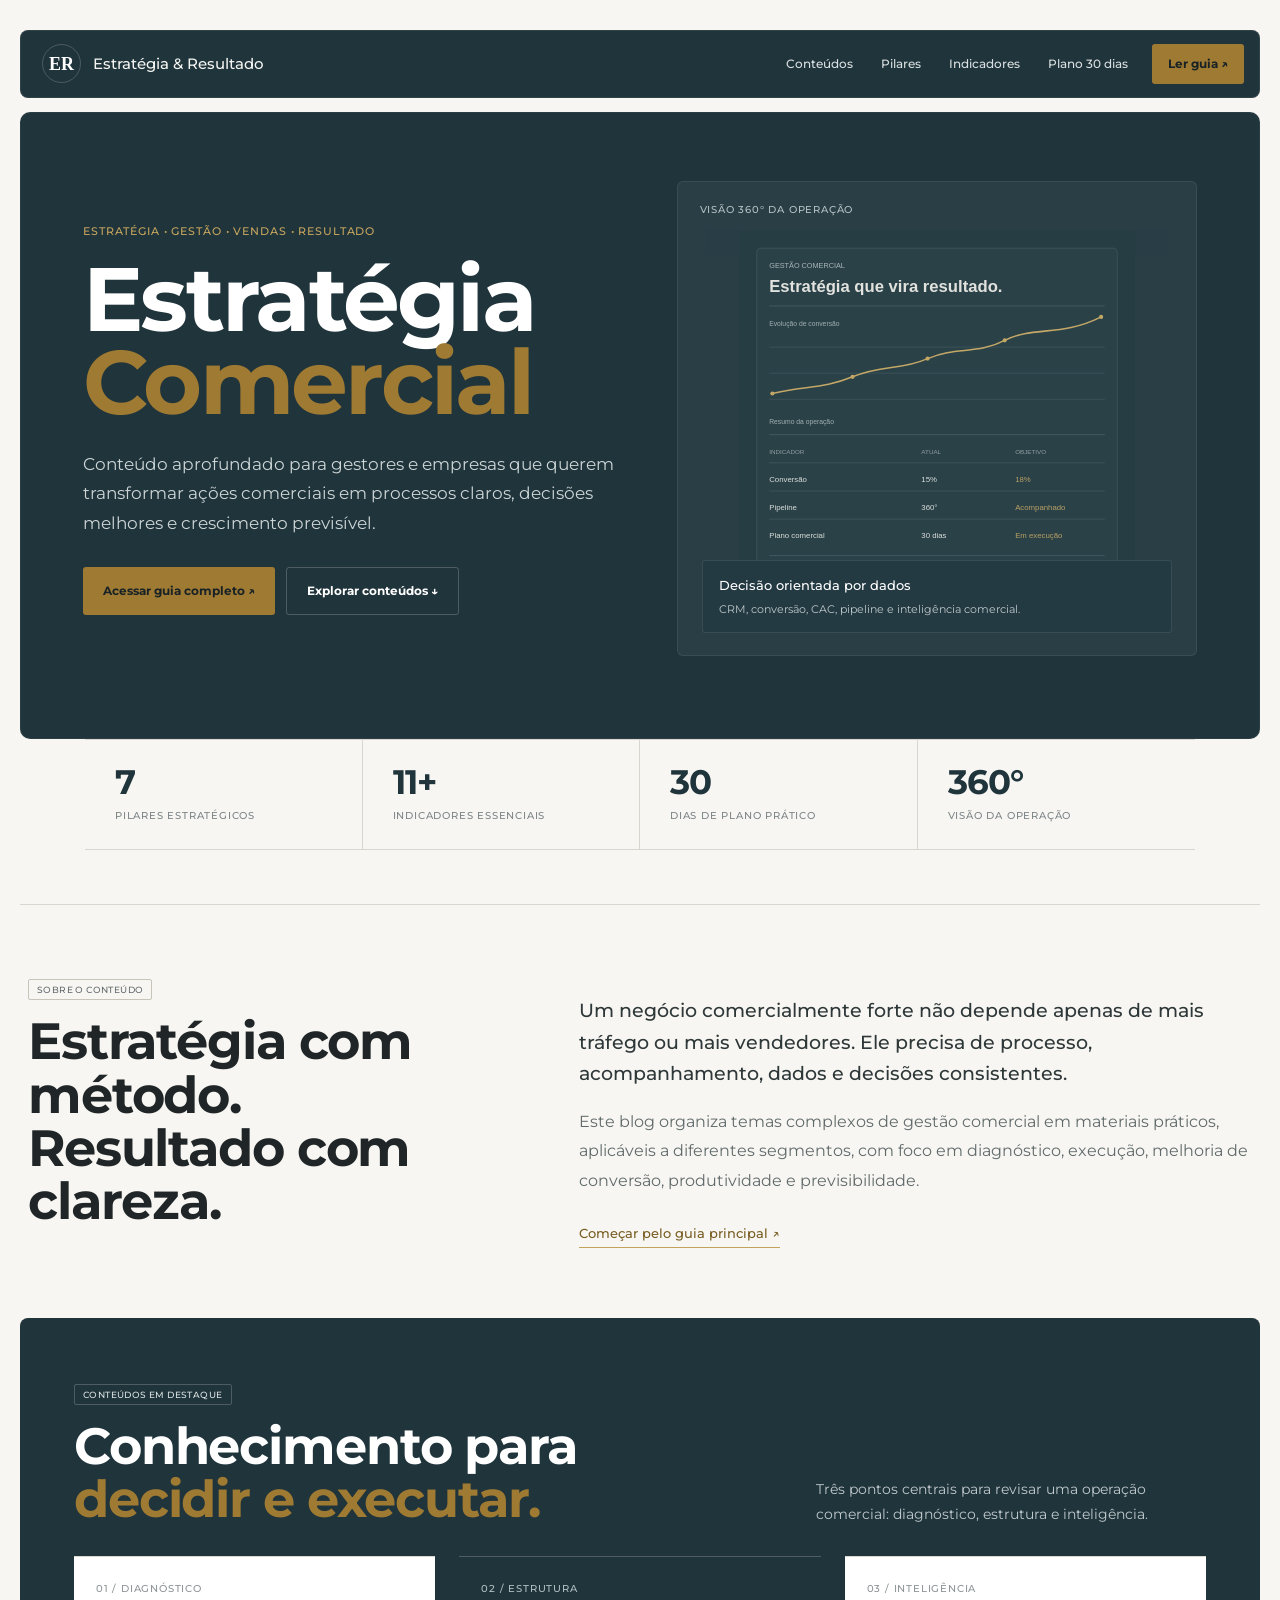
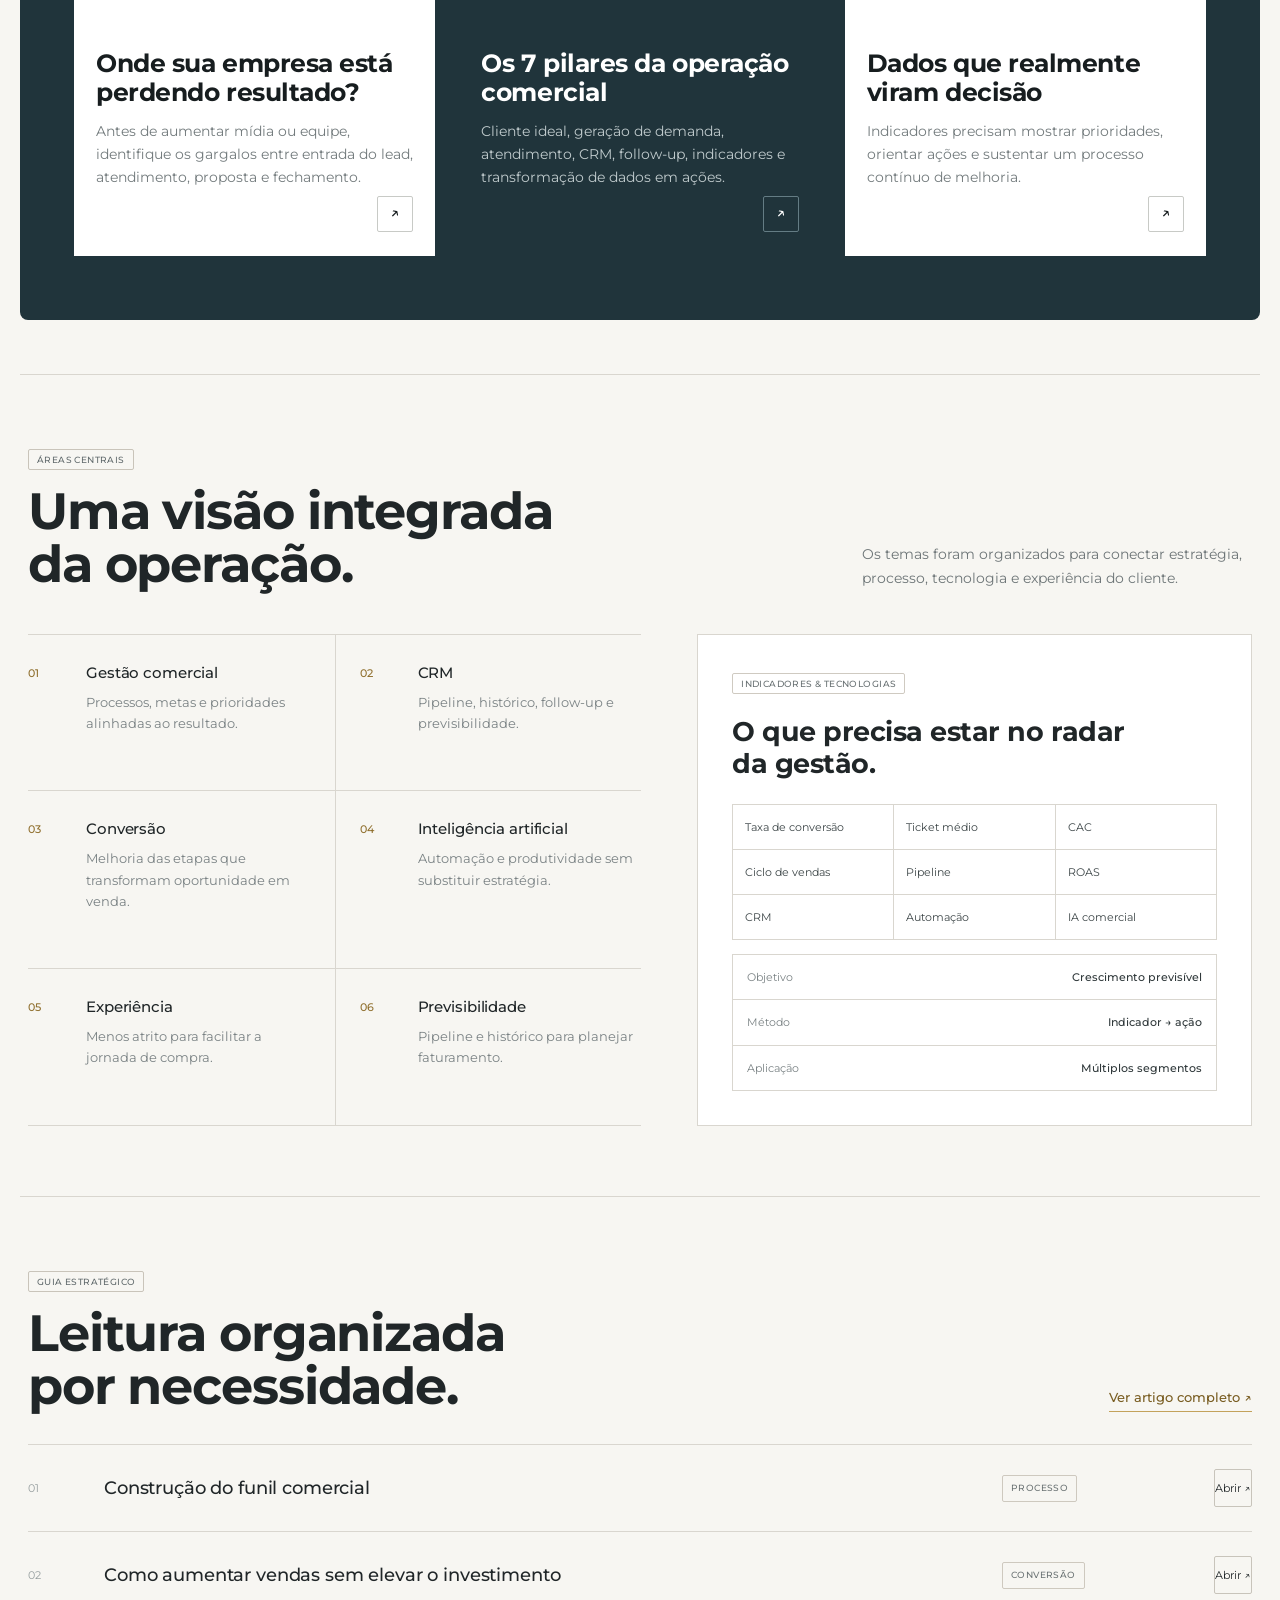
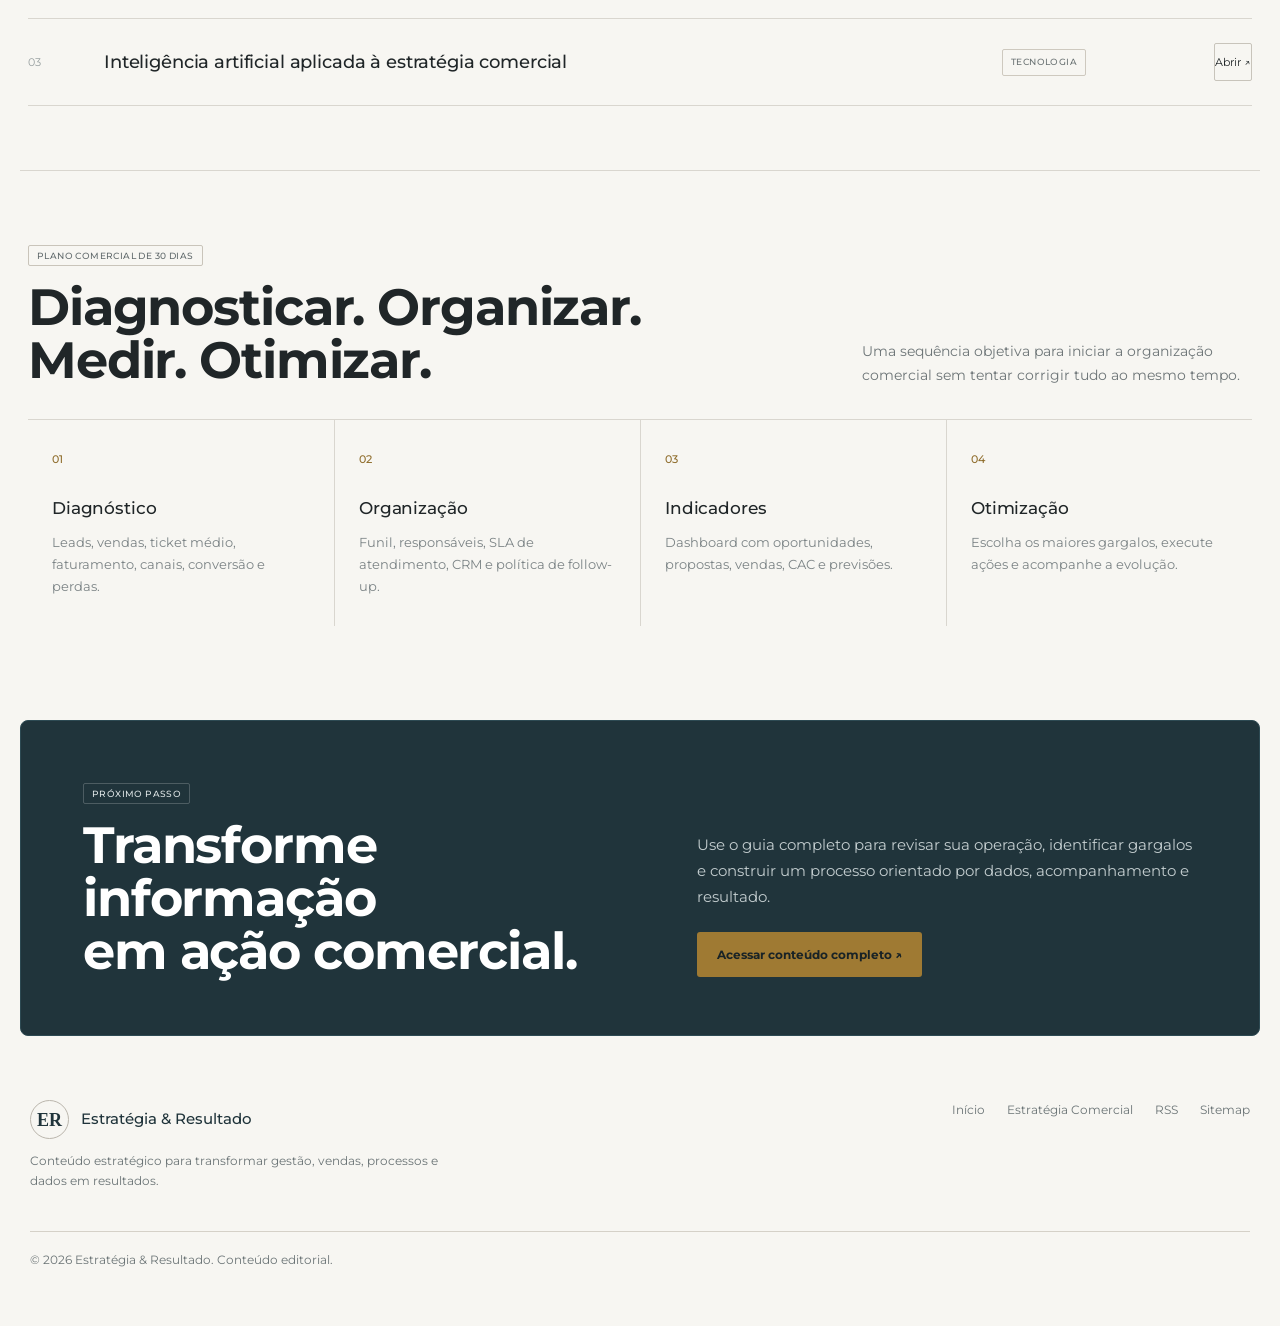
<file: index.html>
<!doctype html><html lang="pt-BR"><head><meta charset="utf-8"><meta name="viewport" content="width=device-width,initial-scale=1"><title>Estratégia Comercial | Gestão, Vendas, CRM e Resultados</title><meta name="description" content="Conteúdo estratégico sobre gestão comercial, vendas, CRM, indicadores, funil, inteligência artificial e crescimento previsível para empresas de todos os segmentos."><meta name="robots" content="index,follow,max-image-preview:large"><meta name="theme-color" content="#10242c"><link rel="canonical" href="https://SEU-DOMINIO.com.br/"><link rel="icon" href="assets/favicon.svg" type="image/svg+xml"><link rel="alternate" type="application/rss+xml" title="Estratégia & Resultado" href="feed.xml"><meta property="og:type" content="website"><meta property="og:locale" content="pt_BR"><meta property="og:title" content="Estratégia Comercial | Gestão, Vendas, CRM e Resultados"><meta property="og:description" content="Estratégia comercial aplicada a resultados previsíveis: gestão, CRM, vendas, indicadores e IA."><meta property="og:url" content="https://SEU-DOMINIO.com.br/"><meta property="og:image" content="https://SEU-DOMINIO.com.br/assets/og-estrategia-comercial.png"><meta name="twitter:card" content="summary_large_image"><link rel="stylesheet" href="styles.css"><script type="application/ld+json">{"@context":"https://schema.org","@type":"WebSite","name":"Estratégia & Resultado","url":"https://SEU-DOMINIO.com.br/","inLanguage":"pt-BR"}</script></head><body><a class="skip-link" href="#principal">Pular para o conteúdo</a><header class="site-header"><a class="brand" href="index.html" aria-label="Estratégia & Resultado"><span class="brand-mark">ER</span><span class="brand-text">Estratégia & Resultado</span></a><button class="menu-toggle" aria-label="Abrir menu" aria-expanded="false">☰</button><nav class="top-nav" aria-label="Principal"><a href="#conteudos">Conteúdos</a><a href="#pilares">Pilares</a><a href="#indicadores">Indicadores</a><a href="#plano">Plano 30 dias</a><a class="nav-cta" href="estrategia-comercial-aumentar-vendas-resultados.html">Ler guia ↗</a></nav></header><main id="principal"><section class="hero"><div class="hero-copy-wrap"><div class="eyebrow gold">Estratégia • Gestão • Vendas • Resultado</div><h1 class="display-title">Estratégia<br><span>Comercial</span></h1><p class="hero-copy">Conteúdo aprofundado para gestores e empresas que querem transformar ações comerciais em processos claros, decisões melhores e crescimento previsível.</p><div class="actions"><a class="button-primary" href="estrategia-comercial-aumentar-vendas-resultados.html">Acessar guia completo ↗</a><a class="button-secondary" href="#conteudos">Explorar conteúdos ↓</a></div></div><div class="hero-visual"><div class="visual-label">VISÃO 360° DA OPERAÇÃO</div><img src="assets/hero-strategy.svg" width="760" height="720" alt="Painel visual de estratégia comercial com indicadores e evolução de resultados"><div class="visual-note"><strong>Decisão orientada por dados</strong><span>CRM, conversão, CAC, pipeline e inteligência comercial.</span></div></div></section><section class="stats" aria-label="Resumo do conteúdo"><div class="stats-grid"><div class="stat"><div class="num">7</div><div class="label">Pilares estratégicos</div></div><div class="stat"><div class="num">11+</div><div class="label">Indicadores essenciais</div></div><div class="stat"><div class="num">30</div><div class="label">Dias de plano prático</div></div><div class="stat"><div class="num">360°</div><div class="label">Visão da operação</div></div></div></section><section class="section intro-section"><div><span class="section-tag">SOBRE O CONTEÚDO</span><h2>Estratégia com método.<br>Resultado com clareza.</h2></div><div class="intro-copy"><p class="lead">Um negócio comercialmente forte não depende apenas de mais tráfego ou mais vendedores. Ele precisa de processo, acompanhamento, dados e decisões consistentes.</p><p>Este blog organiza temas complexos de gestão comercial em materiais práticos, aplicáveis a diferentes segmentos, com foco em diagnóstico, execução, melhoria de conversão, produtividade e previsibilidade.</p><a class="gold-link" href="estrategia-comercial-aumentar-vendas-resultados.html">Começar pelo guia principal ↗</a></div></section><section class="section featured-panel" id="conteudos"><div class="section-head light"><div><span class="section-tag dark-tag">CONTEÚDOS EM DESTAQUE</span><h2>Conhecimento para<br><span>decidir e executar.</span></h2></div><p>Três pontos centrais para revisar uma operação comercial: diagnóstico, estrutura e inteligência.</p></div><div class="cards"><a class="card card-light" href="estrategia-comercial-aumentar-vendas-resultados.html#o-primeiro-passo-para-aumentar-vendas-e-entender-onde-a-empresa-esta-perdendo-dinheiro"><span class="index">01 / DIAGNÓSTICO</span><div><h3>Onde sua empresa está perdendo resultado?</h3><p>Antes de aumentar mídia ou equipe, identifique os gargalos entre entrada do lead, atendimento, proposta e fechamento.</p></div><span class="arrow">↗</span></a><a class="card card-dark" href="estrategia-comercial-aumentar-vendas-resultados.html#os-7-pilares-de-uma-estrategia-comercial-eficiente"><span class="index">02 / ESTRUTURA</span><div><h3>Os 7 pilares da operação comercial</h3><p>Cliente ideal, geração de demanda, atendimento, CRM, follow-up, indicadores e transformação de dados em ações.</p></div><span class="arrow">↗</span></a><a class="card card-light" href="estrategia-comercial-aumentar-vendas-resultados.html#7-transformar-dados-em-acoes"><span class="index">03 / INTELIGÊNCIA</span><div><h3>Dados que realmente viram decisão</h3><p>Indicadores precisam mostrar prioridades, orientar ações e sustentar um processo contínuo de melhoria.</p></div><span class="arrow">↗</span></a></div></section><section class="section capability-section" id="pilares"><div class="section-head"><div><span class="section-tag">ÁREAS CENTRAIS</span><h2>Uma visão integrada<br>da operação.</h2></div><p>Os temas foram organizados para conectar estratégia, processo, tecnologia e experiência do cliente.</p></div><div class="split"><div class="topic-list"><div class="topic"><div class="topic-icon">01</div><div><h4>Gestão comercial</h4><p>Processos, metas e prioridades alinhadas ao resultado.</p></div></div><div class="topic"><div class="topic-icon">02</div><div><h4>CRM</h4><p>Pipeline, histórico, follow-up e previsibilidade.</p></div></div><div class="topic"><div class="topic-icon">03</div><div><h4>Conversão</h4><p>Melhoria das etapas que transformam oportunidade em venda.</p></div></div><div class="topic"><div class="topic-icon">04</div><div><h4>Inteligência artificial</h4><p>Automação e produtividade sem substituir estratégia.</p></div></div><div class="topic"><div class="topic-icon">05</div><div><h4>Experiência</h4><p>Menos atrito para facilitar a jornada de compra.</p></div></div><div class="topic"><div class="topic-icon">06</div><div><h4>Previsibilidade</h4><p>Pipeline e histórico para planejar faturamento.</p></div></div></div><div class="indicator-panel" id="indicadores"><span class="section-tag dark-tag">INDICADORES & TECNOLOGIAS</span><h3>O que precisa estar no radar da gestão.</h3><div class="toolbox"><div class="tool">Taxa de conversão</div><div class="tool">Ticket médio</div><div class="tool">CAC</div><div class="tool">Ciclo de vendas</div><div class="tool">Pipeline</div><div class="tool">ROAS</div><div class="tool">CRM</div><div class="tool">Automação</div><div class="tool">IA comercial</div></div><div class="mini-panel"><div class="row"><span>Objetivo</span><strong>Crescimento previsível</strong></div><div class="row"><span>Método</span><strong>Indicador → ação</strong></div><div class="row"><span>Aplicação</span><strong>Múltiplos segmentos</strong></div></div></div></div></section><section class="section editorial-list"><div class="section-head"><div><span class="section-tag">GUIA ESTRATÉGICO</span><h2>Leitura organizada<br>por necessidade.</h2></div><a class="gold-link" href="estrategia-comercial-aumentar-vendas-resultados.html">Ver artigo completo ↗</a></div><div class="library-row"><span class="library-index">01</span><strong>Construção do funil comercial</strong><span class="library-tag">PROCESSO</span><a href="estrategia-comercial-aumentar-vendas-resultados.html#como-construir-um-funil-comercial-eficiente">Abrir ↗</a></div><div class="library-row"><span class="library-index">02</span><strong>Como aumentar vendas sem elevar o investimento</strong><span class="library-tag">CONVERSÃO</span><a href="estrategia-comercial-aumentar-vendas-resultados.html#como-aumentar-vendas-sem-necessariamente-aumentar-o-investimento-em-marketing">Abrir ↗</a></div><div class="library-row"><span class="library-index">03</span><strong>Inteligência artificial aplicada à estratégia comercial</strong><span class="library-tag">TECNOLOGIA</span><a href="estrategia-comercial-aumentar-vendas-resultados.html#inteligencia-artificial-aplicada-a-estrategia-comercial">Abrir ↗</a></div></section><section class="section process-section" id="plano"><div class="section-head"><div><span class="section-tag">PLANO COMERCIAL DE 30 DIAS</span><h2>Diagnosticar. Organizar.<br>Medir. Otimizar.</h2></div><p>Uma sequência objetiva para iniciar a organização comercial sem tentar corrigir tudo ao mesmo tempo.</p></div><div class="process"><div class="process-step"><span class="n">01</span><h4>Diagnóstico</h4><p>Leads, vendas, ticket médio, faturamento, canais, conversão e perdas.</p></div><div class="process-step"><span class="n">02</span><h4>Organização</h4><p>Funil, responsáveis, SLA de atendimento, CRM e política de follow-up.</p></div><div class="process-step"><span class="n">03</span><h4>Indicadores</h4><p>Dashboard com oportunidades, propostas, vendas, CAC e previsões.</p></div><div class="process-step"><span class="n">04</span><h4>Otimização</h4><p>Escolha os maiores gargalos, execute ações e acompanhe a evolução.</p></div></div></section><section class="cta"><div class="cta-box"><div><span class="section-tag dark-tag">PRÓXIMO PASSO</span><h2>Transforme informação<br>em ação comercial.</h2></div><div><p>Use o guia completo para revisar sua operação, identificar gargalos e construir um processo orientado por dados, acompanhamento e resultado.</p><a class="button-primary" href="estrategia-comercial-aumentar-vendas-resultados.html">Acessar conteúdo completo ↗</a></div></div></section></main><footer class="footer"><div><div class="brand footer-brand"><span class="brand-mark">ER</span><span class="brand-text">Estratégia & Resultado</span></div><p>Conteúdo estratégico para transformar gestão, vendas, processos e dados em resultados.</p></div><div class="footer-links"><a href="index.html">Início</a><a href="estrategia-comercial-aumentar-vendas-resultados.html">Estratégia Comercial</a><a href="feed.xml">RSS</a><a href="sitemap.xml">Sitemap</a></div><div class="copyright">© 2026 Estratégia & Resultado. Conteúdo editorial.</div></footer><script src="script.js" defer></script></body></html>
</file>
<file: styles.css>
@import url('https://fonts.googleapis.com/css2?family=Roboto:wght@400;500;700&display=swap');

:root{
  --canvas:#f4f2ed;
  --surface:#fffefa;
  --surface-soft:#f8f6f1;
  --ink:#202627;
  --muted:#687173;
  --muted-2:#8a9192;
  --navy:#1b333b;
  --navy-2:#223d45;
  --navy-3:#2a4850;
  --gold:#ad8434;
  --gold-soft:#d1b46c;
  --line:#d9d5cc;
  --line-dark:#48616a;
  --white:#fffefa;
  --max:1240px;
  --radius-lg:22px;
  --radius-md:15px;
  --shadow:0 7px 20px rgba(24,32,34,.05);
  --shadow-soft:0 2px 9px rgba(24,32,34,.04);
}
*{box-sizing:border-box}
html{scroll-behavior:smooth}
body{margin:0;background:var(--canvas);color:var(--ink);font-family:'Roboto',Arial,Helvetica,sans-serif;font-size:16px;font-weight:400;line-height:1.65;-webkit-font-smoothing:antialiased;text-rendering:optimizeLegibility;letter-spacing:0}
a{color:inherit;text-decoration:none}
img{display:block;max-width:100%;height:auto;filter:none}
button,input,textarea,select{font:inherit}
::selection{background:#e3d4ae;color:#1b2528}
.skip-link{position:absolute;left:-9999px}
.skip-link:focus{left:20px;top:20px;z-index:9999;background:#fff;color:#111;padding:10px 14px;border-radius:8px;box-shadow:var(--shadow-soft)}

.site-header{max-width:var(--max);margin:30px auto 14px;padding:13px 15px 13px 21px;background:var(--navy);color:#fff;display:flex;align-items:center;justify-content:space-between;gap:24px;border:1px solid rgba(255,255,255,.07);border-radius:19px;box-shadow:0 4px 14px rgba(24,32,34,.055);position:relative;z-index:30}
.brand{display:flex;align-items:center;gap:12px;font-weight:700;letter-spacing:0}
.brand-mark{width:39px;height:39px;border:1px solid rgba(255,255,255,.19);border-radius:50%;display:grid;place-items:center;font-family:Georgia,'Times New Roman',serif;font-size:18px;line-height:1}
.brand-text{font-size:15px;color:#f4f5f2;font-weight:500}
.top-nav{display:flex;align-items:center;gap:4px;padding:5px;background:#2a444c;border:1px solid rgba(255,255,255,.045);border-radius:999px;font-size:12px;color:#dbe1e2}
.top-nav>a{padding:9px 13px;border-radius:999px;font-weight:500;transition:background .15s ease,color .15s ease}
.top-nav>a:not(.nav-cta):hover{background:rgba(255,255,255,.055);color:#fff}
.nav-cta{background:var(--gold)!important;color:#192326!important;font-weight:700!important;margin-left:4px;padding:10px 16px!important}
.nav-cta:hover{background:var(--gold-soft)!important}
.menu-toggle{display:none;background:transparent;border:1px solid rgba(255,255,255,.2);color:#fff;border-radius:9px;padding:7px 10px;cursor:pointer}

.hero{max-width:var(--max);margin:0 auto;padding:68px 62px 106px;background:var(--navy);color:#fff;border:1px solid rgba(255,255,255,.05);border-radius:var(--radius-lg);box-shadow:var(--shadow);display:grid;grid-template-columns:1.02fr .98fr;gap:52px;align-items:center;overflow:hidden}
.hero-copy-wrap,.hero-visual{min-width:0}
.eyebrow{font-size:11px;letter-spacing:.08em;text-transform:uppercase;color:#a8b6b9;margin-bottom:18px;font-weight:500}
.eyebrow.gold{color:var(--gold-soft)}
.display-title{font-size:clamp(62px,7vw,100px);line-height:.92;letter-spacing:-.03em;margin:0;font-weight:700;max-width:680px}
.display-title span{color:var(--gold)}
.hero-copy{max-width:610px;color:#ccd5d6;font-size:17px;line-height:1.72;margin:27px 0 29px;font-weight:400}
.actions{display:flex;flex-wrap:wrap;gap:11px}
.button-primary,.button-secondary{display:inline-flex;align-items:center;justify-content:center;gap:8px;border-radius:999px;padding:13px 20px;font-size:12px;font-weight:700;letter-spacing:0;transition:background .15s ease,border-color .15s ease,color .15s ease}
.button-primary{background:var(--gold);color:#192326}
.button-primary:hover{background:var(--gold-soft)}
.button-secondary{border:1px solid rgba(255,255,255,.2);color:#fff}
.button-secondary:hover{background:rgba(255,255,255,.04);border-color:rgba(255,255,255,.3)}
.hero-visual{min-height:475px;border:1px solid rgba(255,255,255,.095);border-radius:19px;background:var(--navy-2);padding:28px;display:flex;flex-direction:column;justify-content:center;position:relative}
.hero-visual img{width:100%;max-height:376px;object-fit:contain;filter:none;opacity:1}
.visual-label{position:absolute;top:20px;left:22px;font-size:10px;letter-spacing:.08em;color:#b4c1c4;font-weight:500}
.visual-note{position:absolute;left:24px;right:24px;bottom:22px;background:#1d3740;border:1px solid rgba(255,255,255,.09);border-radius:11px;padding:14px 16px;display:grid;gap:3px}
.visual-note strong{font-size:13px;font-weight:500}.visual-note span{font-size:11px;color:#bdc8ca}

.stats{max-width:1110px;margin:-62px auto 62px;position:relative;z-index:5;padding:0 10px}
.stats-grid{display:grid;grid-template-columns:repeat(4,1fr);background:#fff;border:1px solid var(--line);border-radius:17px;overflow:hidden;box-shadow:0 4px 15px rgba(24,32,34,.055)}
.stat{padding:27px 30px;border-right:1px solid var(--line)}
.stat:last-child{border-right:0}
.stat .num{font-size:38px;line-height:1;font-weight:700;letter-spacing:-.02em;color:var(--navy)}
.stat .label{margin-top:9px;color:#7d8587;text-transform:uppercase;letter-spacing:.07em;font-size:9px;font-weight:500}

.section{max-width:var(--max);margin:0 auto 24px;padding:60px 62px;background:var(--surface);border:1px solid rgba(207,202,191,.7);border-radius:var(--radius-lg);box-shadow:var(--shadow-soft)}
.section-tag{display:inline-flex;border:1px solid #c9c4ba;border-radius:999px;padding:6px 10px;font-size:9px;line-height:1;letter-spacing:.07em;font-weight:500;color:#636c6e;margin-bottom:14px}
.dark-tag{border-color:rgba(255,255,255,.2);color:#dce3e4}
.intro-section{display:grid;grid-template-columns:.82fr 1.18fr;gap:72px;align-items:start}
.intro-section h2,.section-head h2,.cta-box h2{margin:0;font-size:clamp(38px,4vw,55px);line-height:1.04;letter-spacing:-.022em;font-weight:700}
.intro-copy{padding-top:20px}
.intro-copy p{color:#616a6b;font-size:15px;line-height:1.78;max-width:680px;margin:0 0 18px}
.intro-copy .lead{font-size:18px;line-height:1.62;color:#2f3839;font-weight:500}
.gold-link{display:inline-flex;margin-top:10px;color:#795d22;font-weight:500;font-size:13px;border-bottom:1px solid #c3a25b;padding-bottom:3px}
.section-head{display:flex;justify-content:space-between;align-items:flex-end;gap:46px;margin-bottom:32px}
.section-head>p{max-width:390px;color:#6d7577;font-size:14px;line-height:1.72;margin:0}
.section-head.light>p{color:#c0cacd}
.section-head h2 span{color:var(--gold)}

.featured-panel{background:var(--navy);color:#fff;border-color:#26424b;padding-bottom:66px}
.cards{display:grid;grid-template-columns:repeat(3,1fr);gap:14px}
.card{min-height:346px;border-radius:15px;padding:25px;display:flex;flex-direction:column;justify-content:space-between;border:1px solid transparent;transition:border-color .15s ease,box-shadow .15s ease}
.card:hover{box-shadow:0 3px 10px rgba(0,0,0,.06)}
.card-light{background:#fff;color:#141a1b;border-color:#dedbd3}
.card-light:hover{border-color:#c9c4ba}
.card-dark{background:#213c45;color:#fff;border-color:#435c65}
.card-dark:hover{border-color:#58727b}
.card .index{font-size:10px;letter-spacing:.07em;font-weight:500;color:#8d9596}.card-dark .index{color:#b2c0c3}
.card h3{font-size:27px;line-height:1.08;letter-spacing:-.018em;margin:66px 0 14px;max-width:315px;font-weight:700}
.card p{font-size:13px;line-height:1.68;color:#737b7d;max-width:325px;margin:0}
.card-dark p{color:#c0cbcd}
.arrow{width:39px;height:39px;border:1px solid #c8cac6;border-radius:50%;display:grid;place-items:center;align-self:flex-end;font-weight:500}.card-dark .arrow{border-color:#647c84}

.capability-section .section-head{margin-bottom:40px}
.split{display:grid;grid-template-columns:1.05fr .95fr;gap:40px;align-items:stretch}
.topic-list{display:grid;grid-template-columns:1fr 1fr;border-top:1px solid var(--line)}
.topic{padding:23px 0;border-bottom:1px solid var(--line);display:grid;grid-template-columns:44px 1fr;gap:14px}
.topic:nth-child(odd){padding-right:24px}.topic:nth-child(even){padding-left:24px;border-left:1px solid var(--line)}
.topic-icon{font-size:11px;font-weight:500;color:#90702f;padding-top:3px}
.topic h4{margin:0 0 6px;font-size:14px;font-weight:500}
.topic p{margin:0;color:#7a8284;font-size:12px;line-height:1.62}
.indicator-panel{background:var(--navy);color:#fff;border:1px solid #2d4a53;border-radius:19px;padding:30px}
.indicator-panel h3{font-size:28px;line-height:1.1;letter-spacing:-.018em;margin:8px 0 24px;max-width:430px;font-weight:700}
.toolbox{display:grid;grid-template-columns:repeat(3,1fr);gap:8px}
.tool{background:#203c45;border:1px solid #48616a;padding:13px 11px;border-radius:8px;font-size:11px;color:#dde4e6;font-weight:400}
.mini-panel{margin-top:14px;border:1px solid #48616a;border-radius:9px;overflow:hidden}
.mini-panel .row{padding:13px 14px;border-bottom:1px solid #48616a;display:flex;justify-content:space-between;gap:15px;font-size:11px}
.mini-panel .row:last-child{border-bottom:0}.mini-panel span{color:#b4c1c4}.mini-panel strong{font-weight:500}

.editorial-list{padding-bottom:44px}
.library-row{display:grid;grid-template-columns:56px 1fr 160px 70px;gap:20px;align-items:center;padding:21px 0;border-top:1px solid var(--line)}
.library-row:last-child{border-bottom:1px solid var(--line)}
.library-index{font-size:11px;color:#969e9f}
.library-row strong{font-size:18px;letter-spacing:-.008em;font-weight:500}
.library-tag{justify-self:start;border:1px solid #cec9bf;border-radius:999px;padding:6px 10px;font-size:9px;font-weight:500;color:#6c7475;letter-spacing:.06em}
.library-row a{justify-self:end;width:38px;height:38px;border:1px solid #c8c4bb;border-radius:50%;display:grid;place-items:center;font-size:11px;transition:background .15s ease}
.library-row a:hover{background:#f4f1ea}

.article-preview-head{max-width:850px;margin-bottom:34px}
.article-preview-head h2{margin:0 0 18px;font-size:clamp(36px,4vw,51px);line-height:1.07;letter-spacing:-.02em;font-weight:700}
.article-preview-head p{max-width:720px;color:#687173;font-size:15px;line-height:1.75}
.reading-sample{max-width:790px;margin:0 auto;background:#fff;border-top:1px solid var(--line);padding-top:34px}
.reading-sample h3{font-size:27px;line-height:1.2;letter-spacing:-.015em;margin:0 0 18px;color:#222d2f;font-weight:700}
.reading-sample h3+p{margin-top:0}
.reading-sample p{font-size:17px;line-height:1.8;color:#444d4f;margin:0 0 20px}
.reading-sample blockquote{margin:30px 0;padding:18px 22px;border-left:3px solid var(--gold);background:#f7f4ed;color:#323b3c}

.process-section{padding-bottom:56px}
.process{display:grid;grid-template-columns:repeat(4,1fr);border:1px solid var(--line);border-radius:15px;overflow:hidden}
.process-step{padding:28px 24px;min-height:188px;border-right:1px solid var(--line);background:#fbfaf7}
.process-step:last-child{border-right:0}
.process-step .n{color:#8f6d2c;font-size:11px;font-weight:500}
.process-step h4{font-size:17px;margin:23px 0 10px;font-weight:500}
.process-step p{font-size:12px;line-height:1.68;color:#7b8385;margin:0}

.cta{max-width:var(--max);margin:0 auto 26px}
.cta-box{background:var(--navy);color:#fff;border:1px solid #2d4a53;border-radius:var(--radius-lg);padding:56px 62px;display:grid;grid-template-columns:1.05fr .95fr;gap:62px;align-items:end;box-shadow:var(--shadow)}
.cta-box p{color:#c3cdcf;font-size:15px;line-height:1.72;margin:0 0 22px}
.footer{max-width:var(--max);margin:0 auto 38px;padding:32px 10px 18px;display:grid;grid-template-columns:1.1fr .9fr;gap:28px;color:#6b7476;font-size:12px}
.footer .brand-mark{border-color:#bbb6ad;color:var(--navy)}
.footer .brand-text{color:var(--navy)}
.footer p{max-width:440px}
.footer-links{display:flex;gap:22px;justify-content:flex-end;align-items:flex-start;flex-wrap:wrap}
.footer-links a:hover{color:#273133}
.copyright{grid-column:1/-1;padding-top:18px;border-top:1px solid #d5d1c8}

.reading-progress{position:fixed;left:0;top:0;height:3px;background:var(--gold);width:0;z-index:9999}
.article-hero{max-width:var(--max);margin:0 auto 26px;padding:66px 68px 72px;background:var(--navy);color:#fff;border:1px solid #2d4a53;border-radius:var(--radius-lg);box-shadow:var(--shadow);overflow:hidden}
.breadcrumbs{font-size:10px;color:#afbec1;text-transform:uppercase;letter-spacing:.07em;margin-bottom:28px;font-weight:500}
.article-hero .eyebrow{color:var(--gold-soft)}
.article-hero h1{font-size:clamp(46px,5.4vw,75px);line-height:1.03;letter-spacing:-.025em;margin:0;max-width:1050px;font-weight:700}
.article-deck{font-size:18.5px;line-height:1.66;color:#cdd7d9;max-width:820px;margin:26px 0 0}
.article-meta{display:flex;gap:9px;flex-wrap:wrap;margin-top:28px}
.article-meta span{font-size:10px;letter-spacing:.05em;color:#c7d2d4;border:1px solid rgba(255,255,255,.15);border-radius:999px;padding:7px 10px;font-weight:500}
.article-shell{max-width:var(--max);margin:0 auto 28px;display:grid;grid-template-columns:270px minmax(0,1fr);gap:28px;align-items:start}
.toc{position:sticky;top:22px;background:#fff;border:1px solid var(--line);border-radius:16px;padding:20px;max-height:calc(100vh - 44px);overflow:auto;box-shadow:var(--shadow-soft)}
.toc strong{display:block;font-size:10px;text-transform:uppercase;letter-spacing:.07em;color:#687173;margin-bottom:10px;font-weight:500}
.toc-link{display:block;padding:8px 0 8px 12px;color:#7d8587;font-size:11px;line-height:1.45;border-left:1px solid #ddd8cf}
.toc-link.level-3{padding-left:20px}
.toc-link.active,.toc-link:hover{color:#795d22;border-color:var(--gold)}
.article{background:#fff;color:#1d2526;border:1px solid rgba(207,202,191,.7);border-radius:var(--radius-lg);padding:68px 54px;box-shadow:var(--shadow-soft)}
.article>*{max-width:790px;margin-left:auto;margin-right:auto}
.article h2{font-size:clamp(32px,3.8vw,47px);line-height:1.1;letter-spacing:-.02em;margin-top:74px;margin-bottom:22px;color:#1b2729;font-weight:700}
.article h2:first-child{margin-top:0}
.article h3{font-size:26px;line-height:1.2;letter-spacing:-.015em;margin-top:46px;margin-bottom:16px;color:#263133;font-weight:700}
.article h4{font-size:19px;line-height:1.35;margin-top:34px;margin-bottom:10px;color:#2d3739;font-weight:500}
.article p{font-size:17px;line-height:1.82;color:#454e50;margin-top:0;margin-bottom:20px}
.article ul,.article ol{padding-left:26px;margin-top:0;margin-bottom:26px}
.article li{font-size:16.5px;line-height:1.76;color:#444d4f;margin:7px 0}
.article strong{color:#202829;font-weight:700}
.article hr{border:0;border-top:1px solid #e0dcd3;margin:54px auto}
.article blockquote{margin:30px auto;padding:18px 22px;border-left:3px solid var(--gold);background:#f7f4ed;border-radius:0 9px 9px 0;color:#343d3e}
.article .formula{background:#203a43;color:#fff;padding:18px 20px;border-radius:9px;font-size:18px;line-height:1.55}
.article .formula strong{color:#fff}
.article .flow-step{display:inline-block;border:1px solid #cfc9bf;background:#f6f3ec;border-radius:999px;padding:8px 13px;margin:4px 5px 4px 0;font-size:14px;color:#303839}
.share-row{display:flex;justify-content:space-between;align-items:center;gap:16px;margin-top:44px;padding-top:24px;border-top:1px solid #ddd8cf}
.share-button{border:1px solid #bcb7ae;background:#faf8f3;color:#30393a;padding:10px 14px;border-radius:999px;cursor:pointer;font-weight:500}
.share-button:hover{background:#f1ede4}
.seo-note{max-width:var(--max);margin:0 auto 70px;padding:0 298px}
.seo-note-box{border:1px solid var(--line);border-radius:13px;padding:18px 20px;background:#f8f6f1;color:#6d7678;font-size:12px;line-height:1.65}
.seo-note-box strong{color:#2a3435}
a:focus-visible,button:focus-visible{outline:3px solid rgba(173,132,52,.38);outline-offset:3px}

@media(max-width:1080px){
  .site-header,.hero,.section,.cta,.article-hero,.article-shell{margin-left:20px;margin-right:20px}
  .hero{padding:58px 42px 96px;gap:38px}
  .section{padding:54px 42px}
  .cta-box{padding:52px 42px}
  .article-hero{padding:56px 48px 62px}
  .seo-note{padding:0 48px}
}
@media(max-width:900px){
  .site-header{margin-top:20px}.brand-text{display:none}.menu-toggle{display:block}
  .top-nav{display:none;position:absolute;left:14px;right:14px;top:70px;background:#254049;border:1px solid rgba(255,255,255,.1);border-radius:15px;padding:12px;flex-direction:column;align-items:stretch;box-shadow:0 12px 28px rgba(0,0,0,.14)}
  .top-nav.open{display:flex}.top-nav>a{padding:11px 13px}.nav-cta{margin-left:0!important;text-align:center}
  .hero{grid-template-columns:1fr;padding:56px 42px 92px}.hero-visual{min-height:410px}
  .stats{margin-top:-52px;padding:0 32px}.stats-grid{grid-template-columns:1fr 1fr}.stat:nth-child(2){border-right:0}.stat:nth-child(-n+2){border-bottom:1px solid var(--line)}
  .intro-section,.split,.cta-box{grid-template-columns:1fr}.intro-section{gap:26px}.intro-copy{padding-top:0}
  .section-head{align-items:flex-start;flex-direction:column;gap:20px}.cards{grid-template-columns:1fr}.card{min-height:270px}.card h3{margin-top:44px}
  .process{grid-template-columns:1fr 1fr}.process-step:nth-child(2){border-right:0}.process-step:nth-child(-n+2){border-bottom:1px solid var(--line)}
  .article-shell{grid-template-columns:1fr}.toc{position:relative;top:auto;max-height:none}.article{padding:54px 42px}.seo-note{padding:0 20px}.toolbox{grid-template-columns:repeat(3,1fr)}
}
@media(max-width:620px){
  body{font-size:15px}.site-header,.hero,.section,.cta,.article-hero,.article-shell{margin-left:12px;margin-right:12px}
  .site-header{padding:12px 13px 12px 16px}.brand-mark{width:36px;height:36px}
  .hero{padding:44px 24px 78px;border-radius:20px}.display-title{font-size:clamp(50px,15vw,72px);letter-spacing:-.025em}.hero-copy{font-size:16px}
  .hero-visual{min-height:320px;padding:18px}.hero-visual img{max-height:250px}.visual-label{top:14px;left:16px}.visual-note{left:16px;right:16px;bottom:15px}
  .stats{padding:0 20px;margin-top:-41px;margin-bottom:40px}.stat{padding:21px 17px}.stat .num{font-size:31px}
  .section{padding:40px 24px;border-radius:20px}.intro-section h2,.section-head h2,.cta-box h2{font-size:37px}
  .cards{gap:11px}.card{padding:21px;min-height:252px}.card h3{font-size:25px}
  .topic-list{grid-template-columns:1fr}.topic:nth-child(odd),.topic:nth-child(even){padding:20px 0;border-left:0}
  .indicator-panel{padding:24px}.toolbox{grid-template-columns:1fr 1fr}
  .library-row{grid-template-columns:40px 1fr 42px;gap:12px}.library-tag{display:none}.library-row strong{font-size:15px}.library-row a{width:34px;height:34px}
  .process{grid-template-columns:1fr}.process-step{border-right:0;border-bottom:1px solid var(--line);min-height:0}.process-step:last-child{border-bottom:0}
  .cta-box{padding:40px 24px;gap:28px}.footer{grid-template-columns:1fr;padding:24px 18px 18px}.footer-links{justify-content:flex-start}
  .article-hero{padding:44px 24px 48px;border-radius:20px}.article-hero h1{font-size:42px;letter-spacing:-.02em}.article-deck{font-size:17px}
  .article{padding:36px 22px;border-radius:19px}.article h2{font-size:32px;margin-top:60px}.article h3{font-size:23px}.article p{font-size:16px;line-height:1.78}.article li{font-size:15.8px}
  .toc{padding:16px}.share-row{align-items:flex-start;flex-direction:column}.seo-note{padding:0 12px;margin-bottom:50px}
}
</file>
